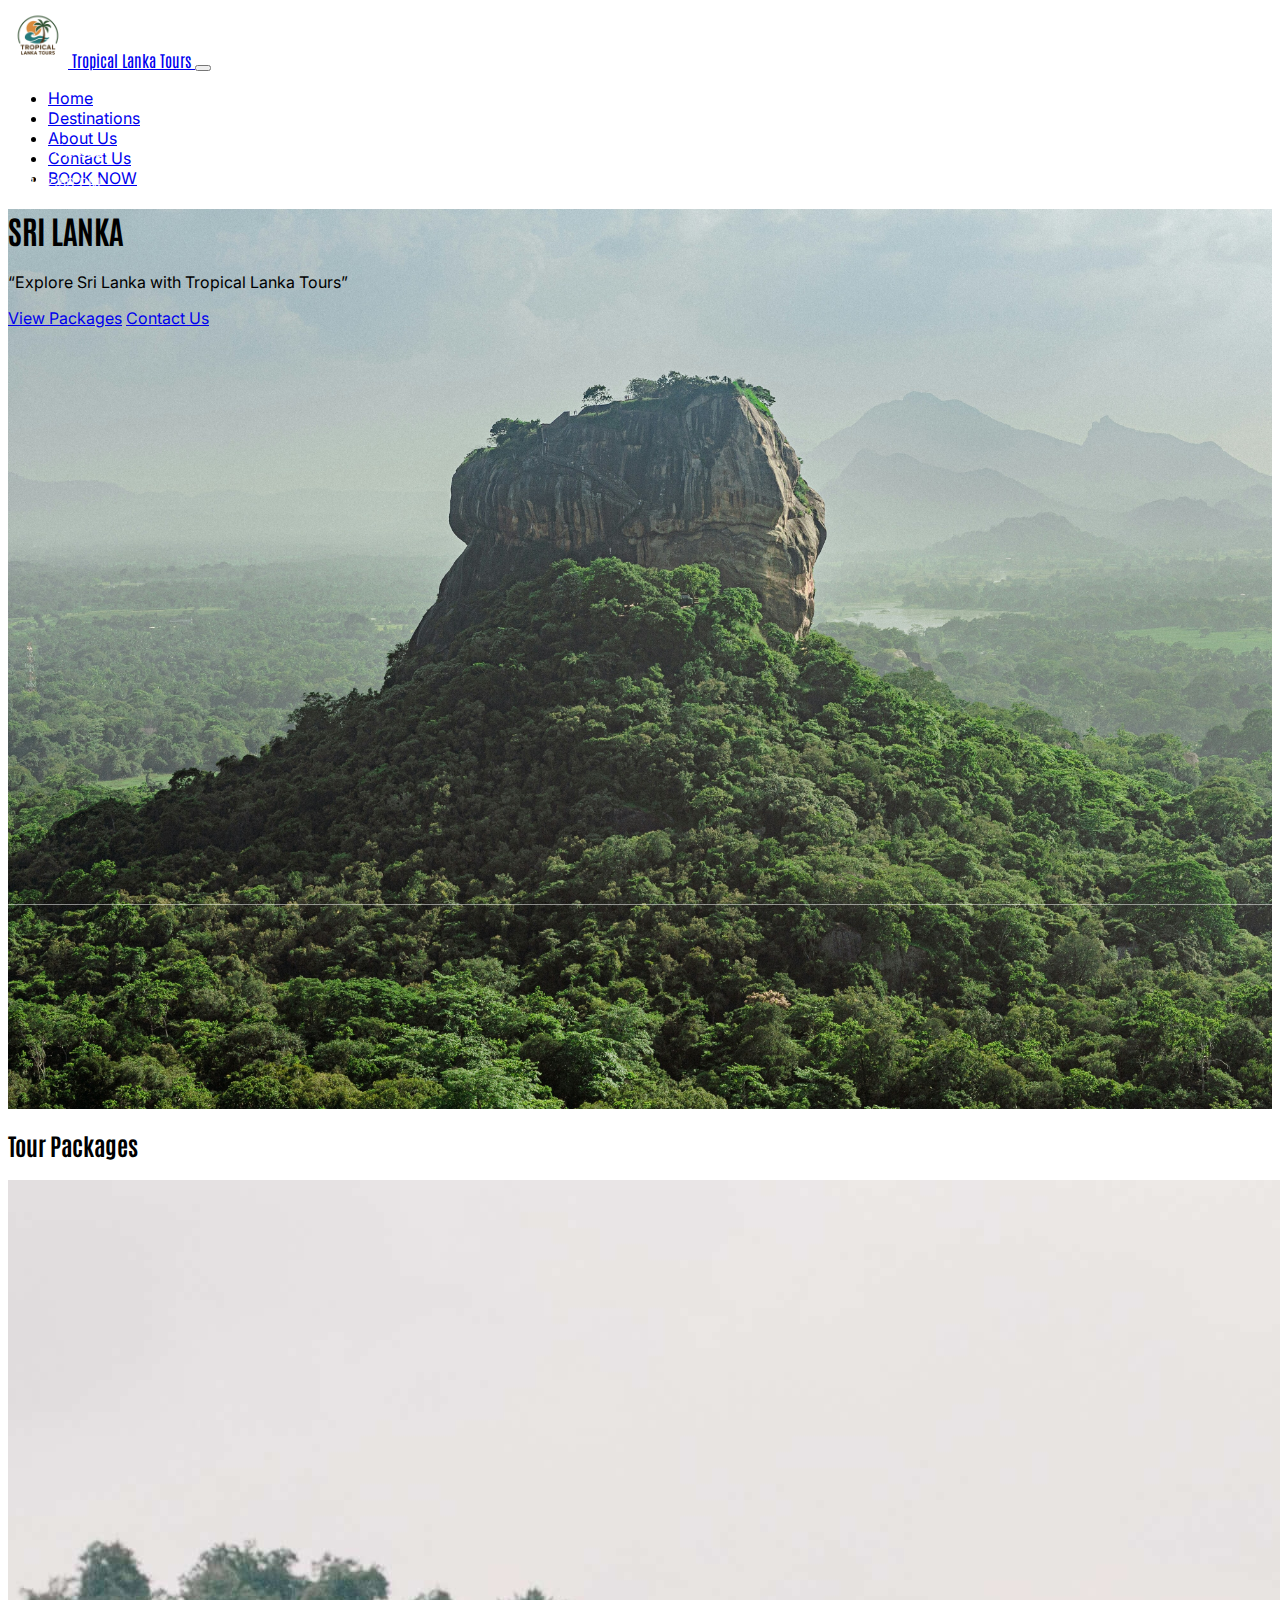
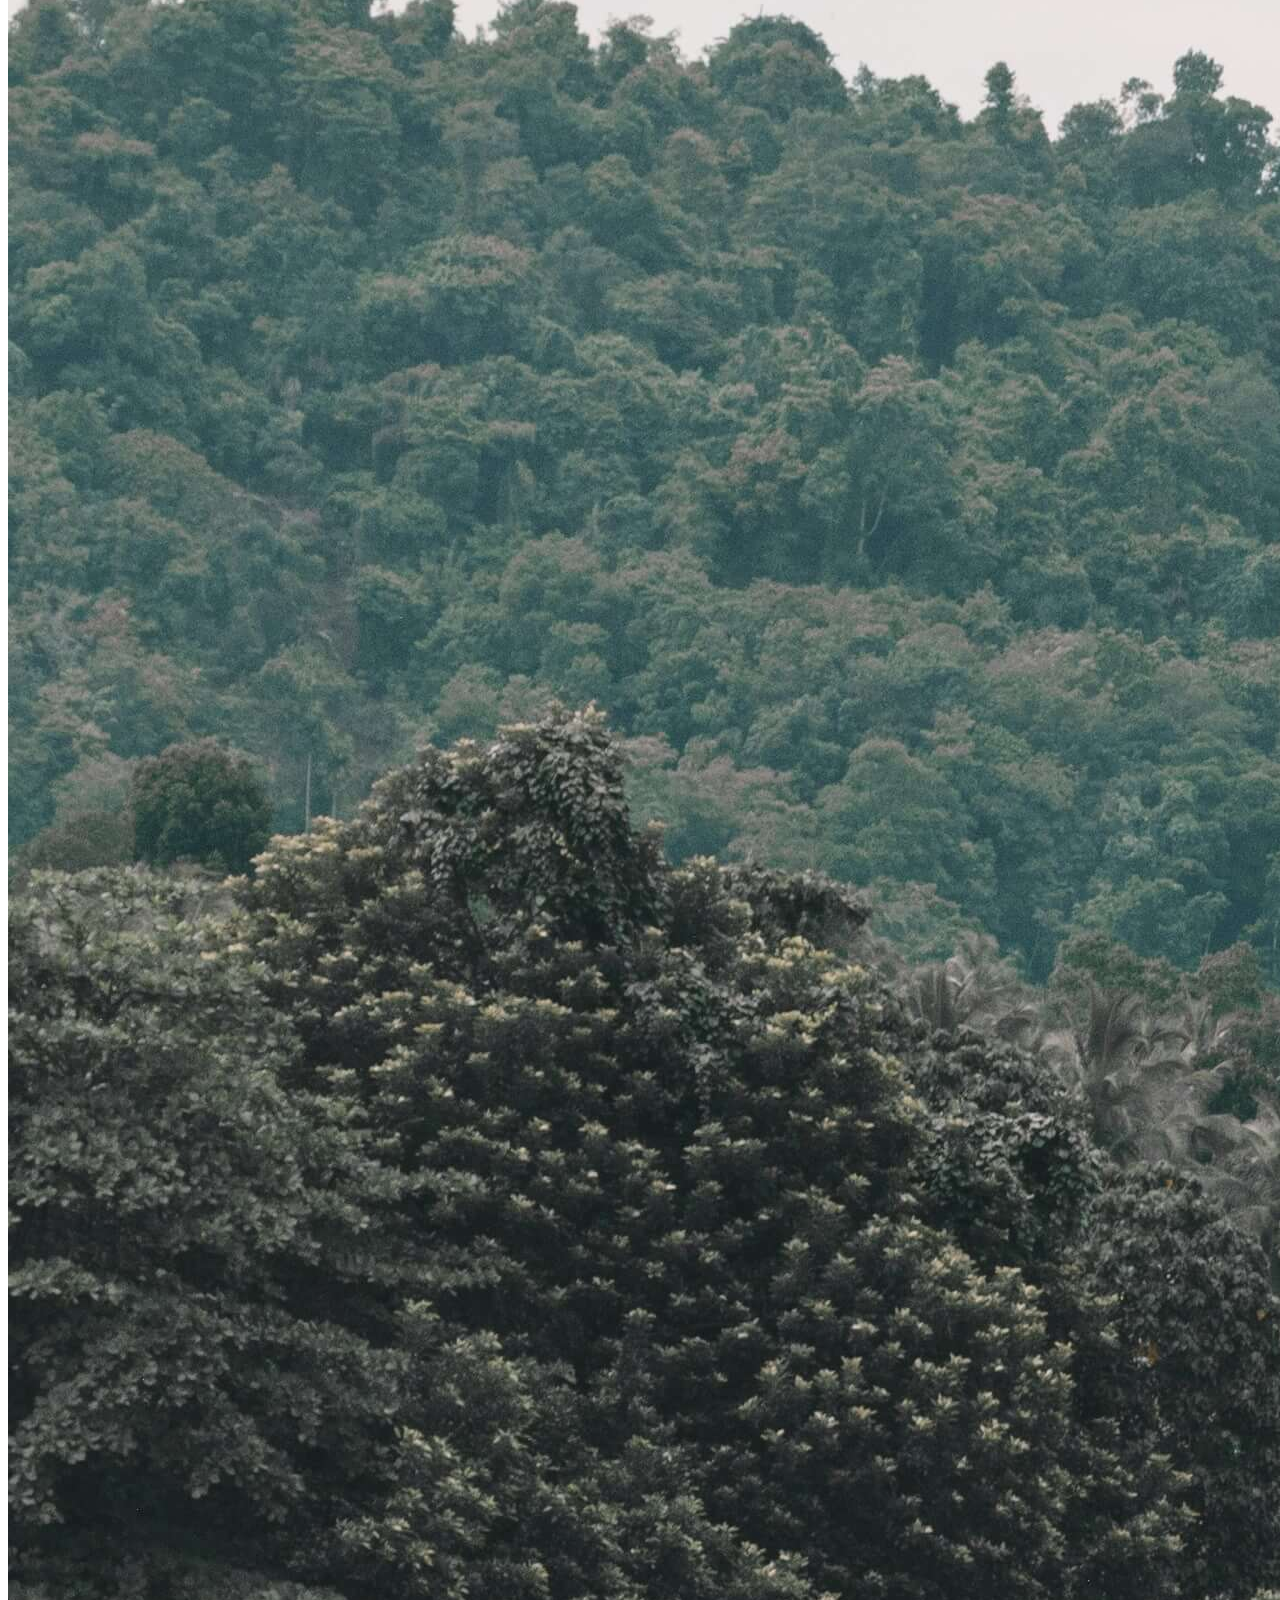
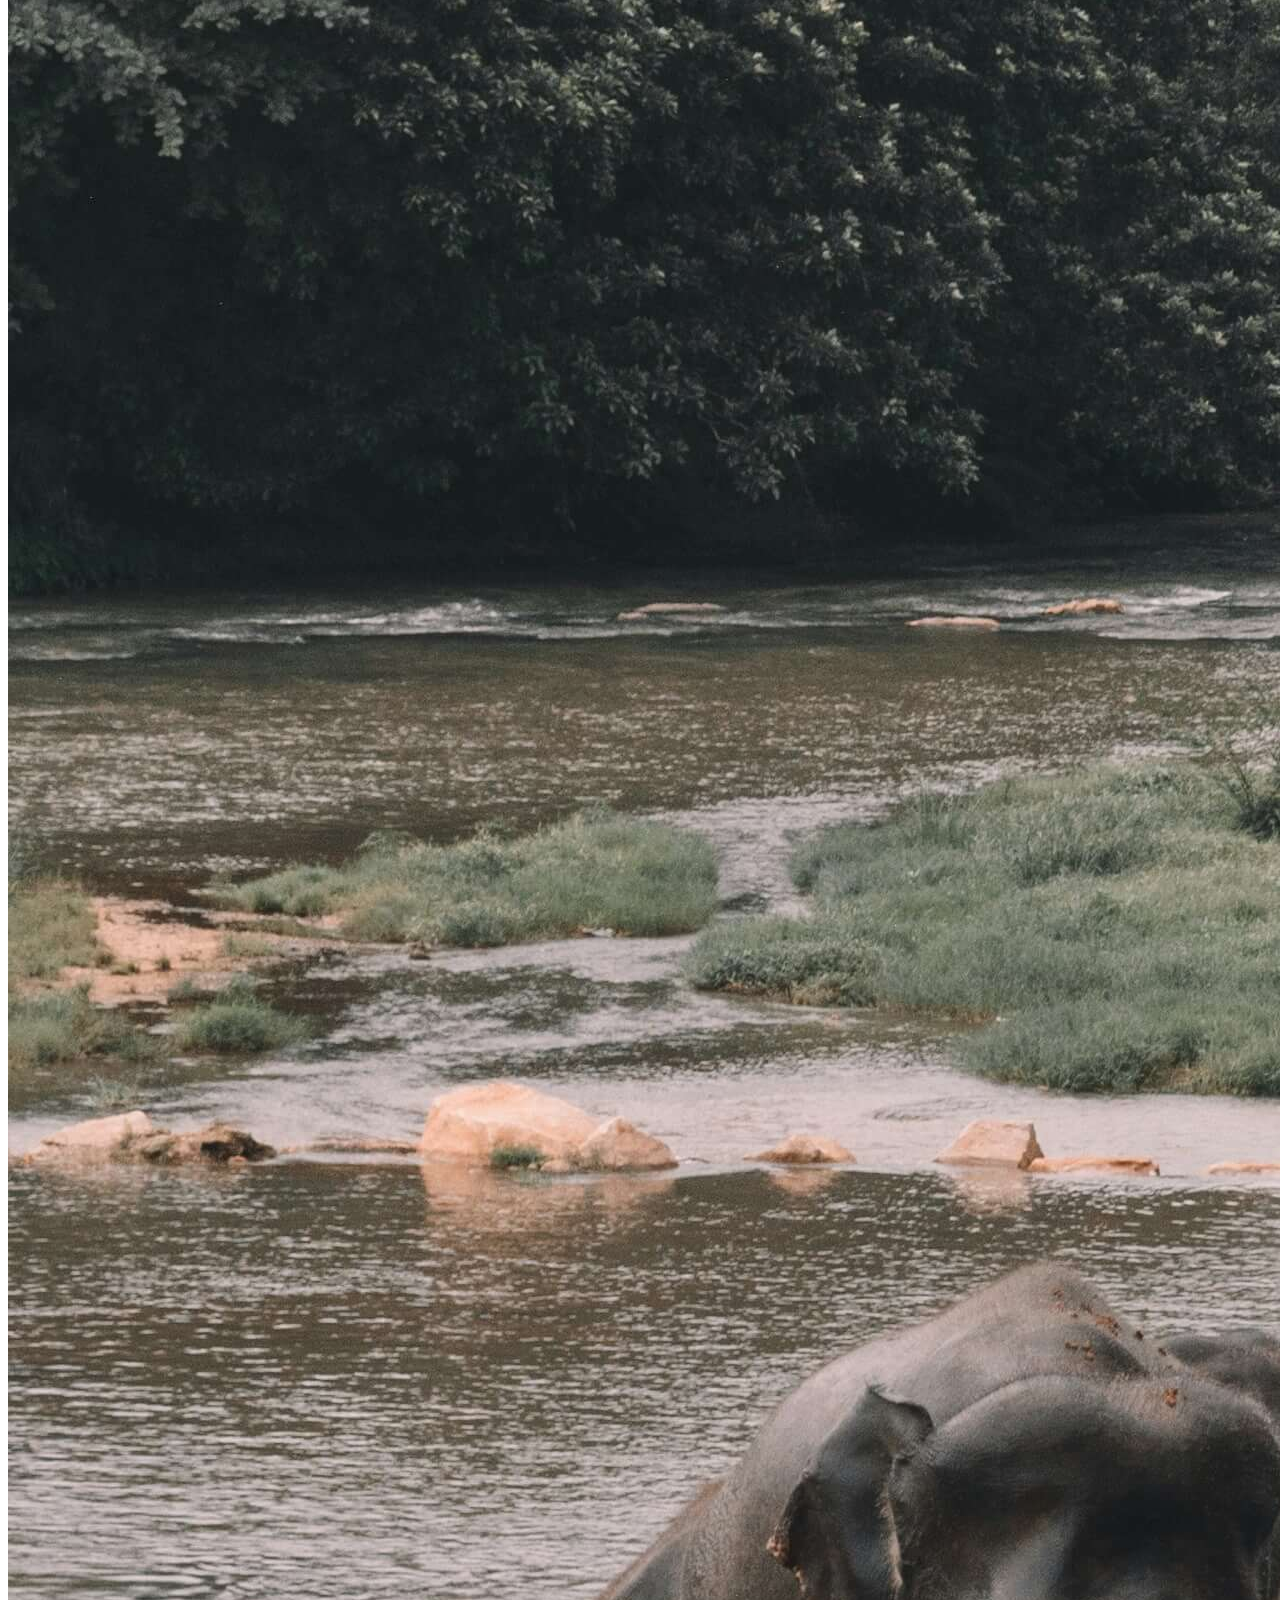
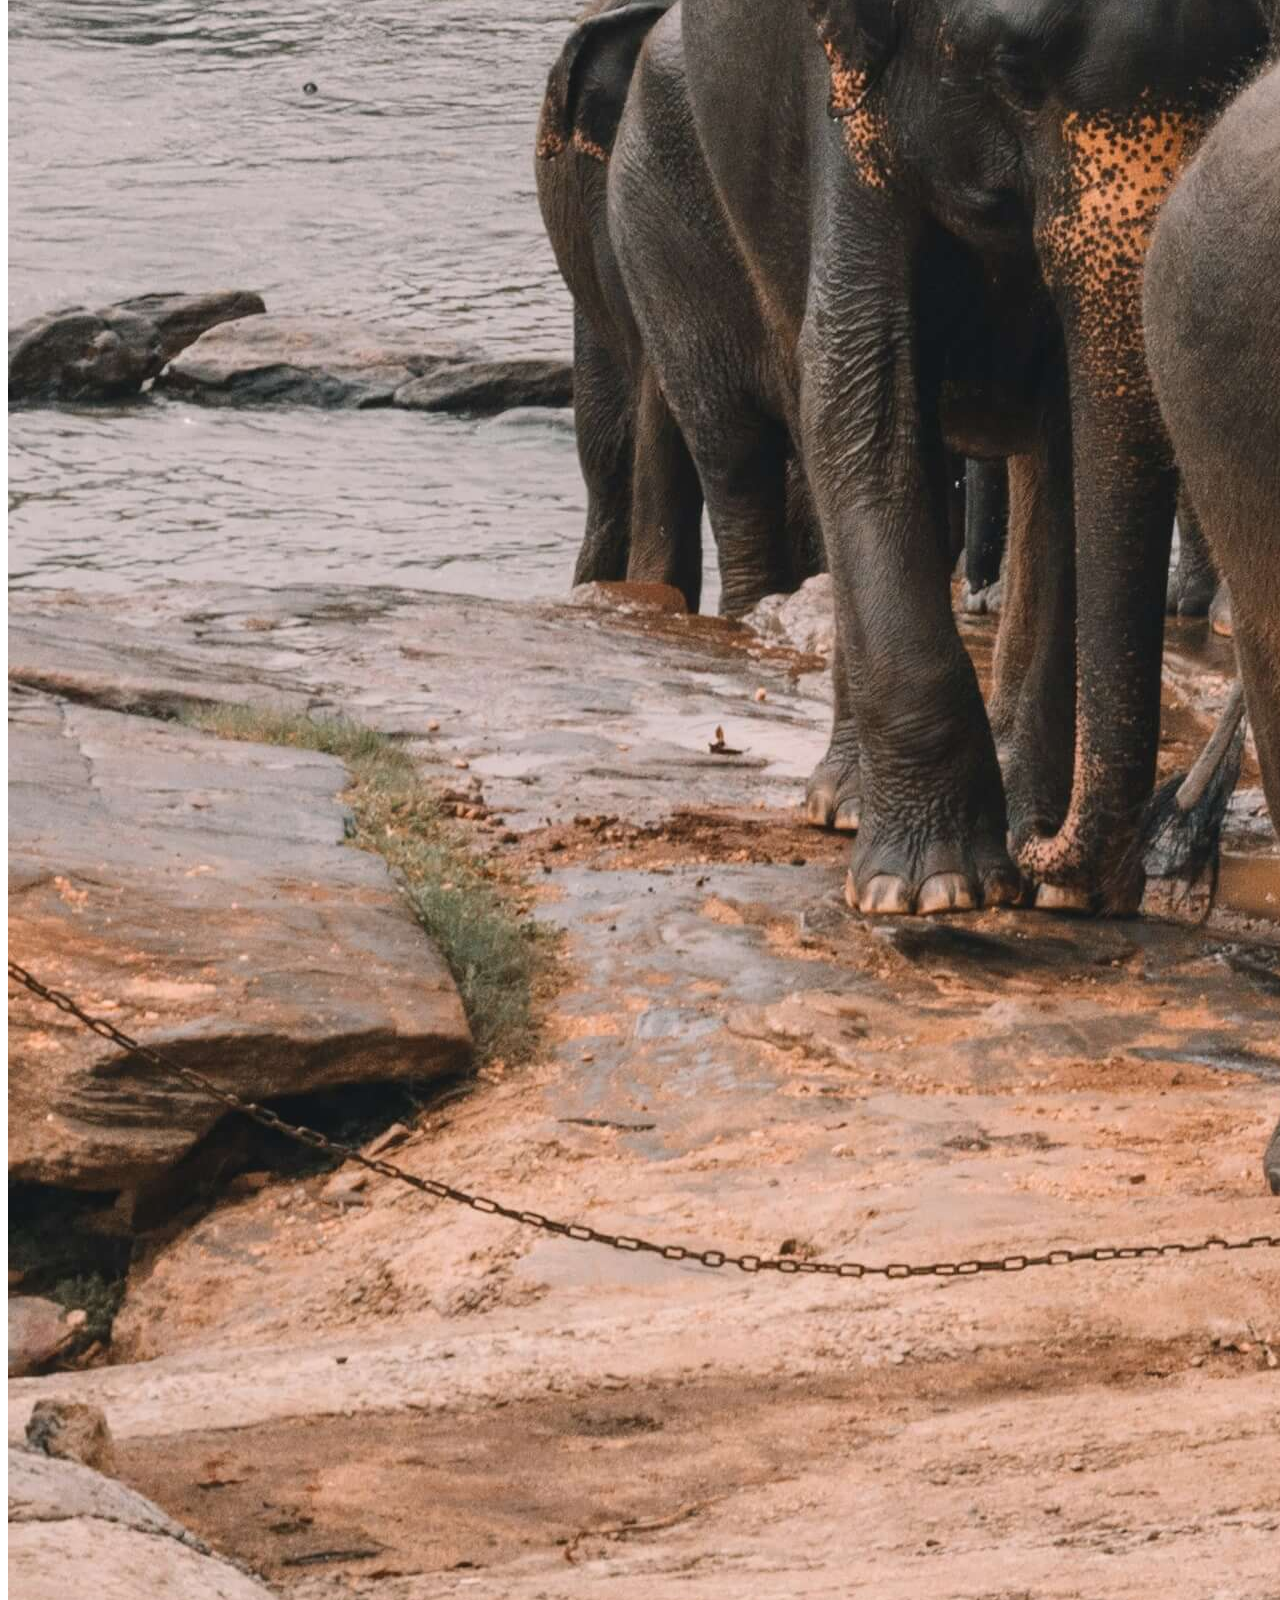
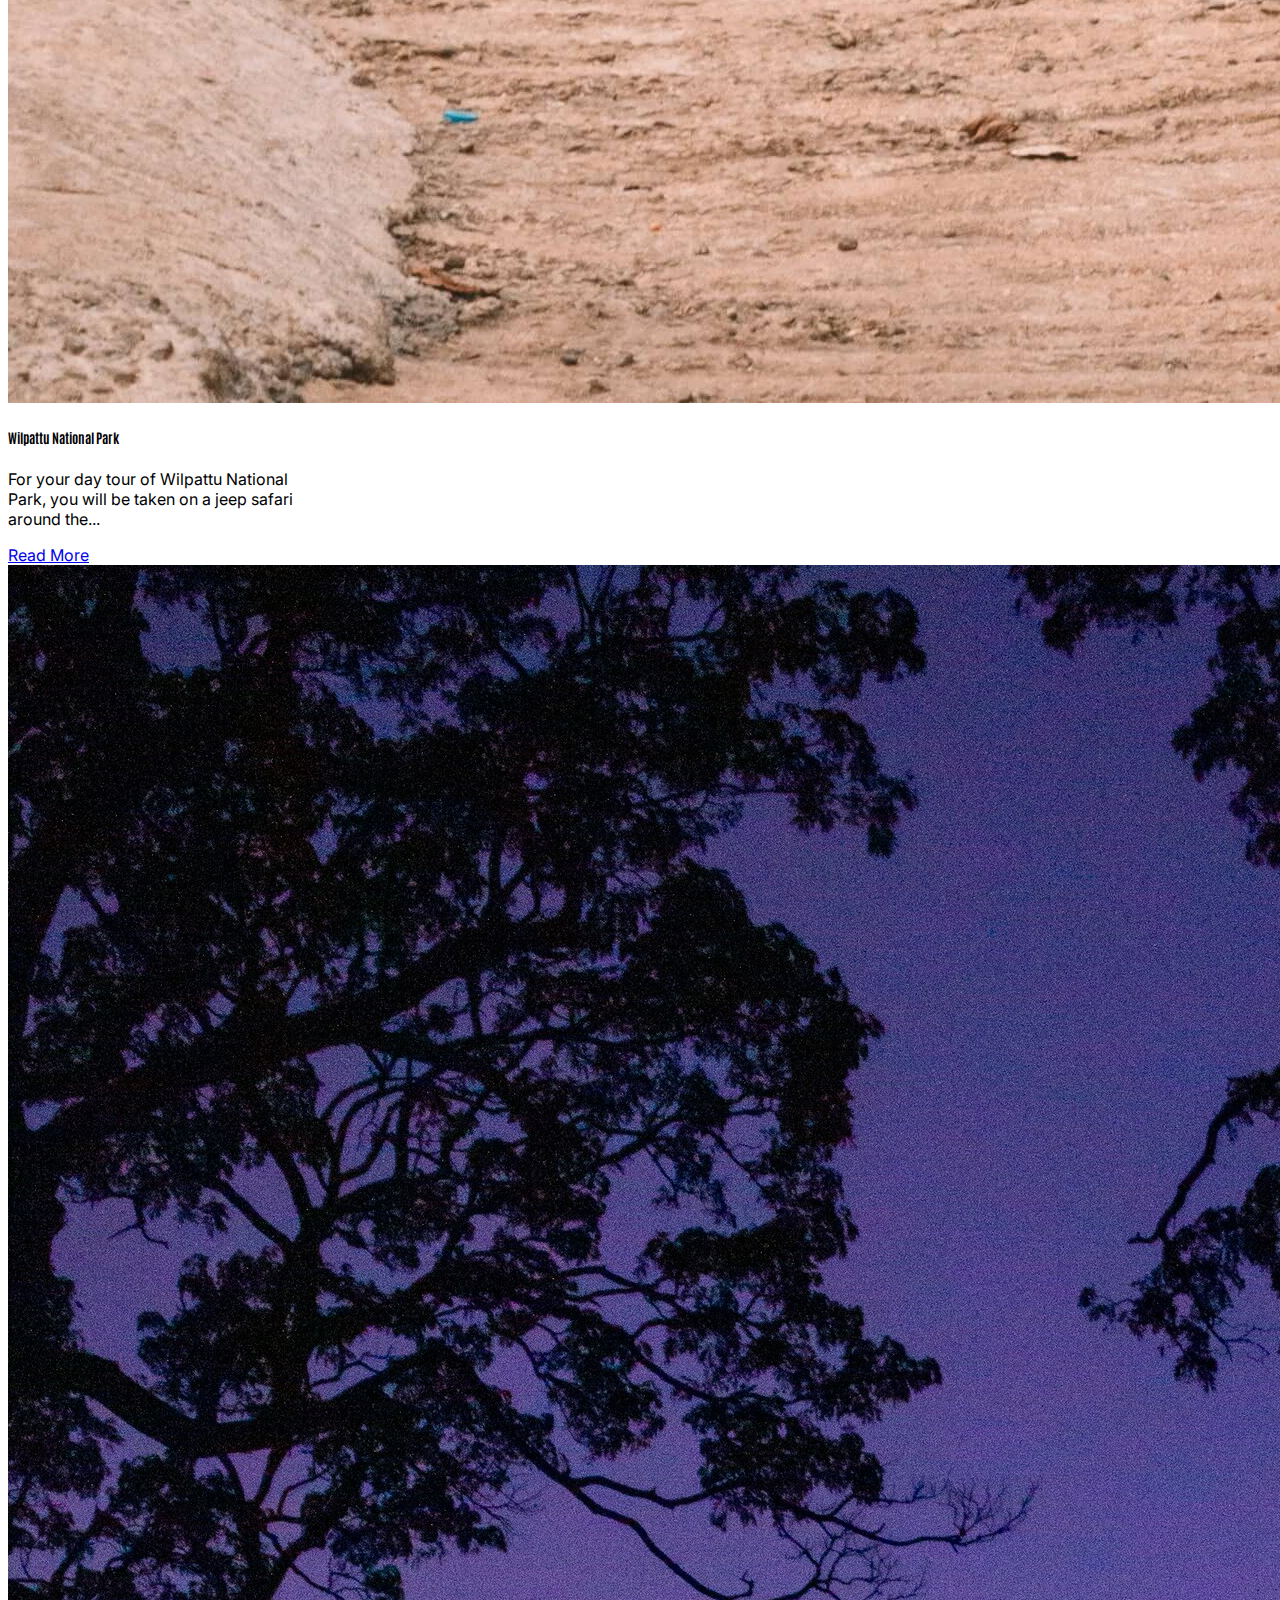
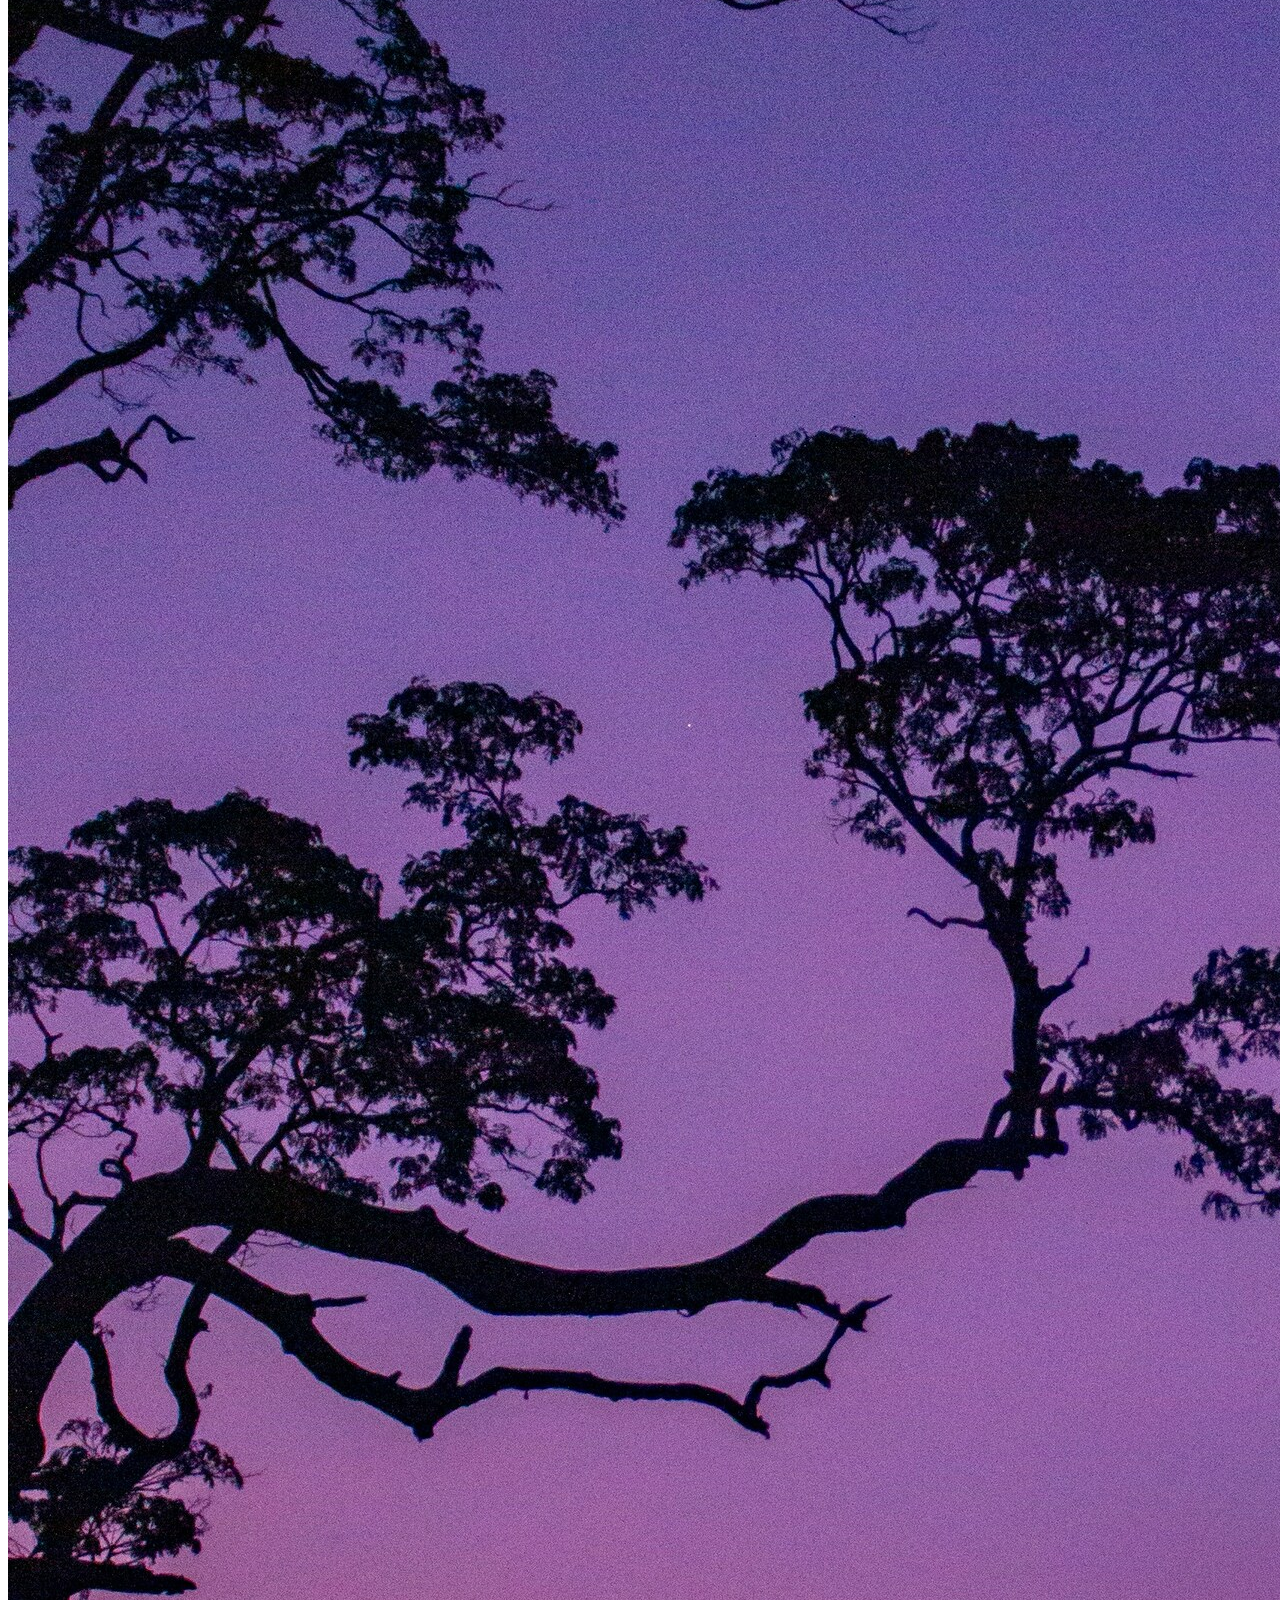
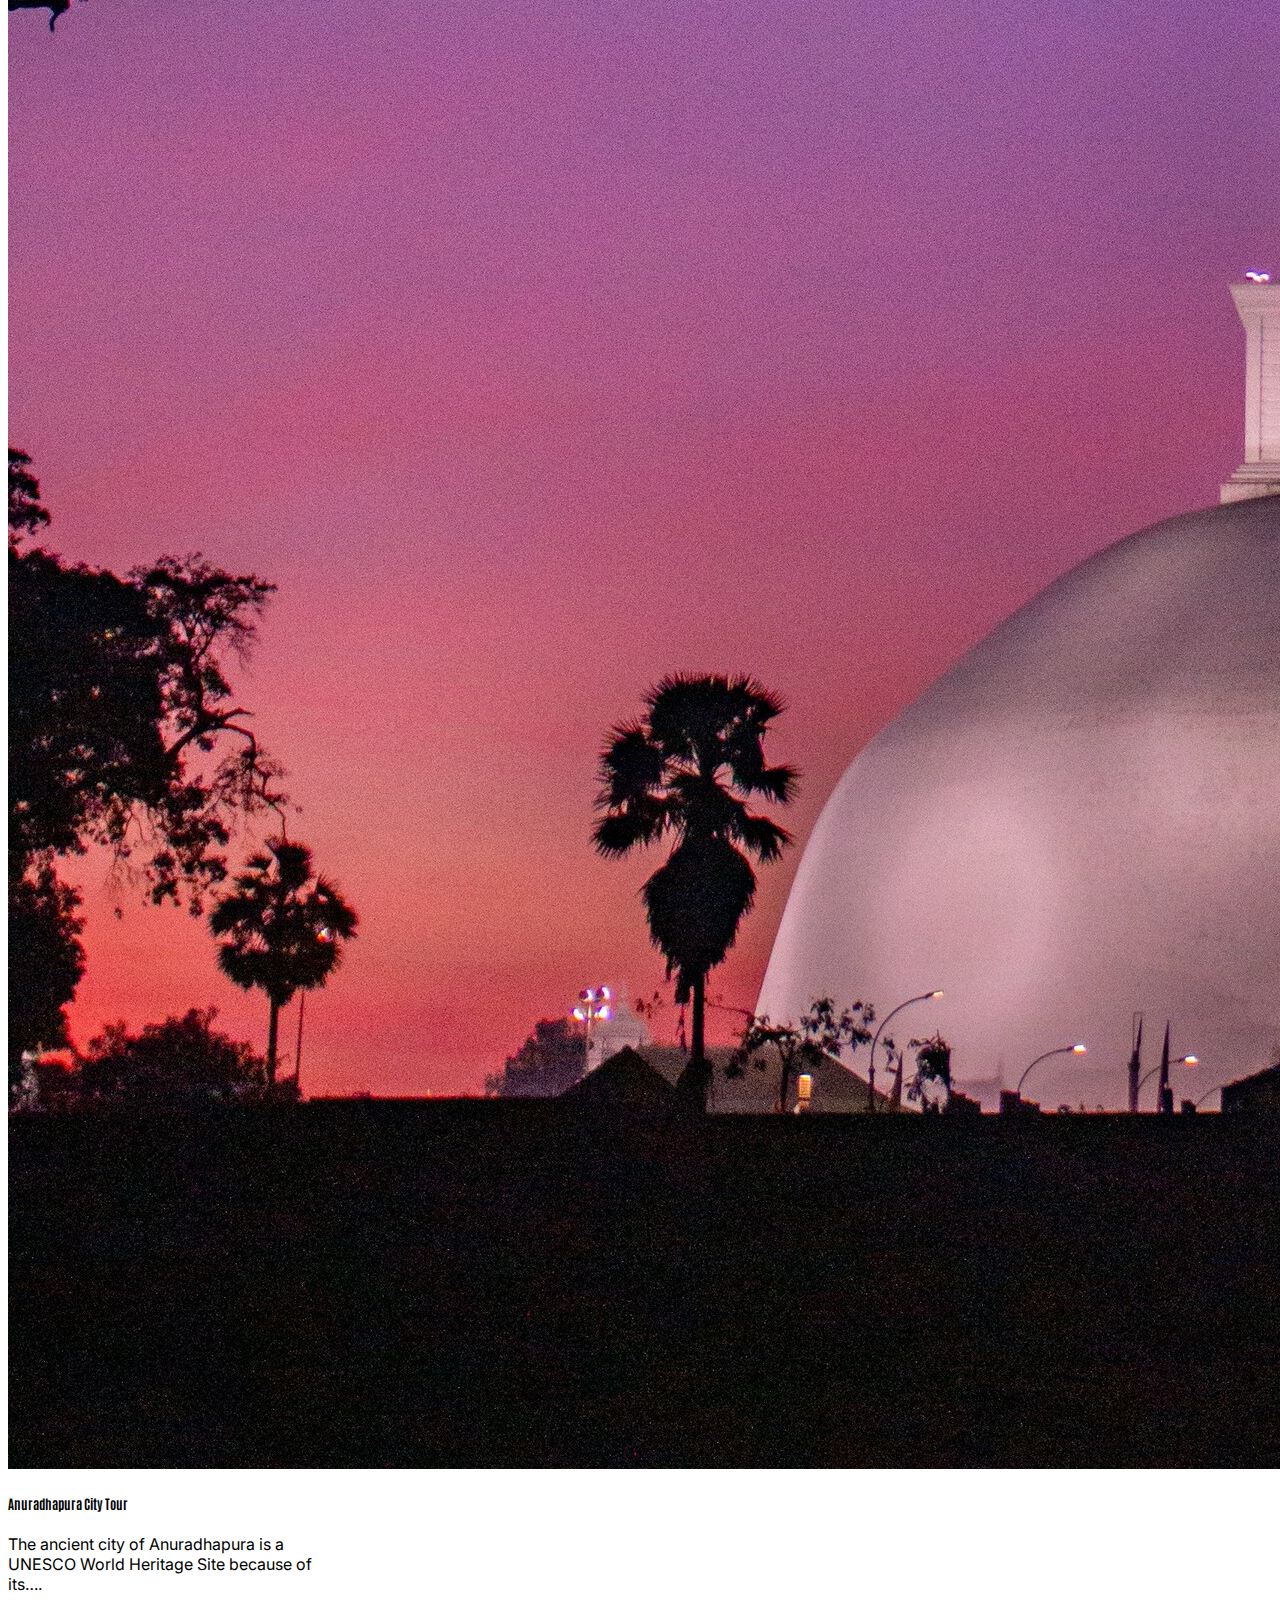
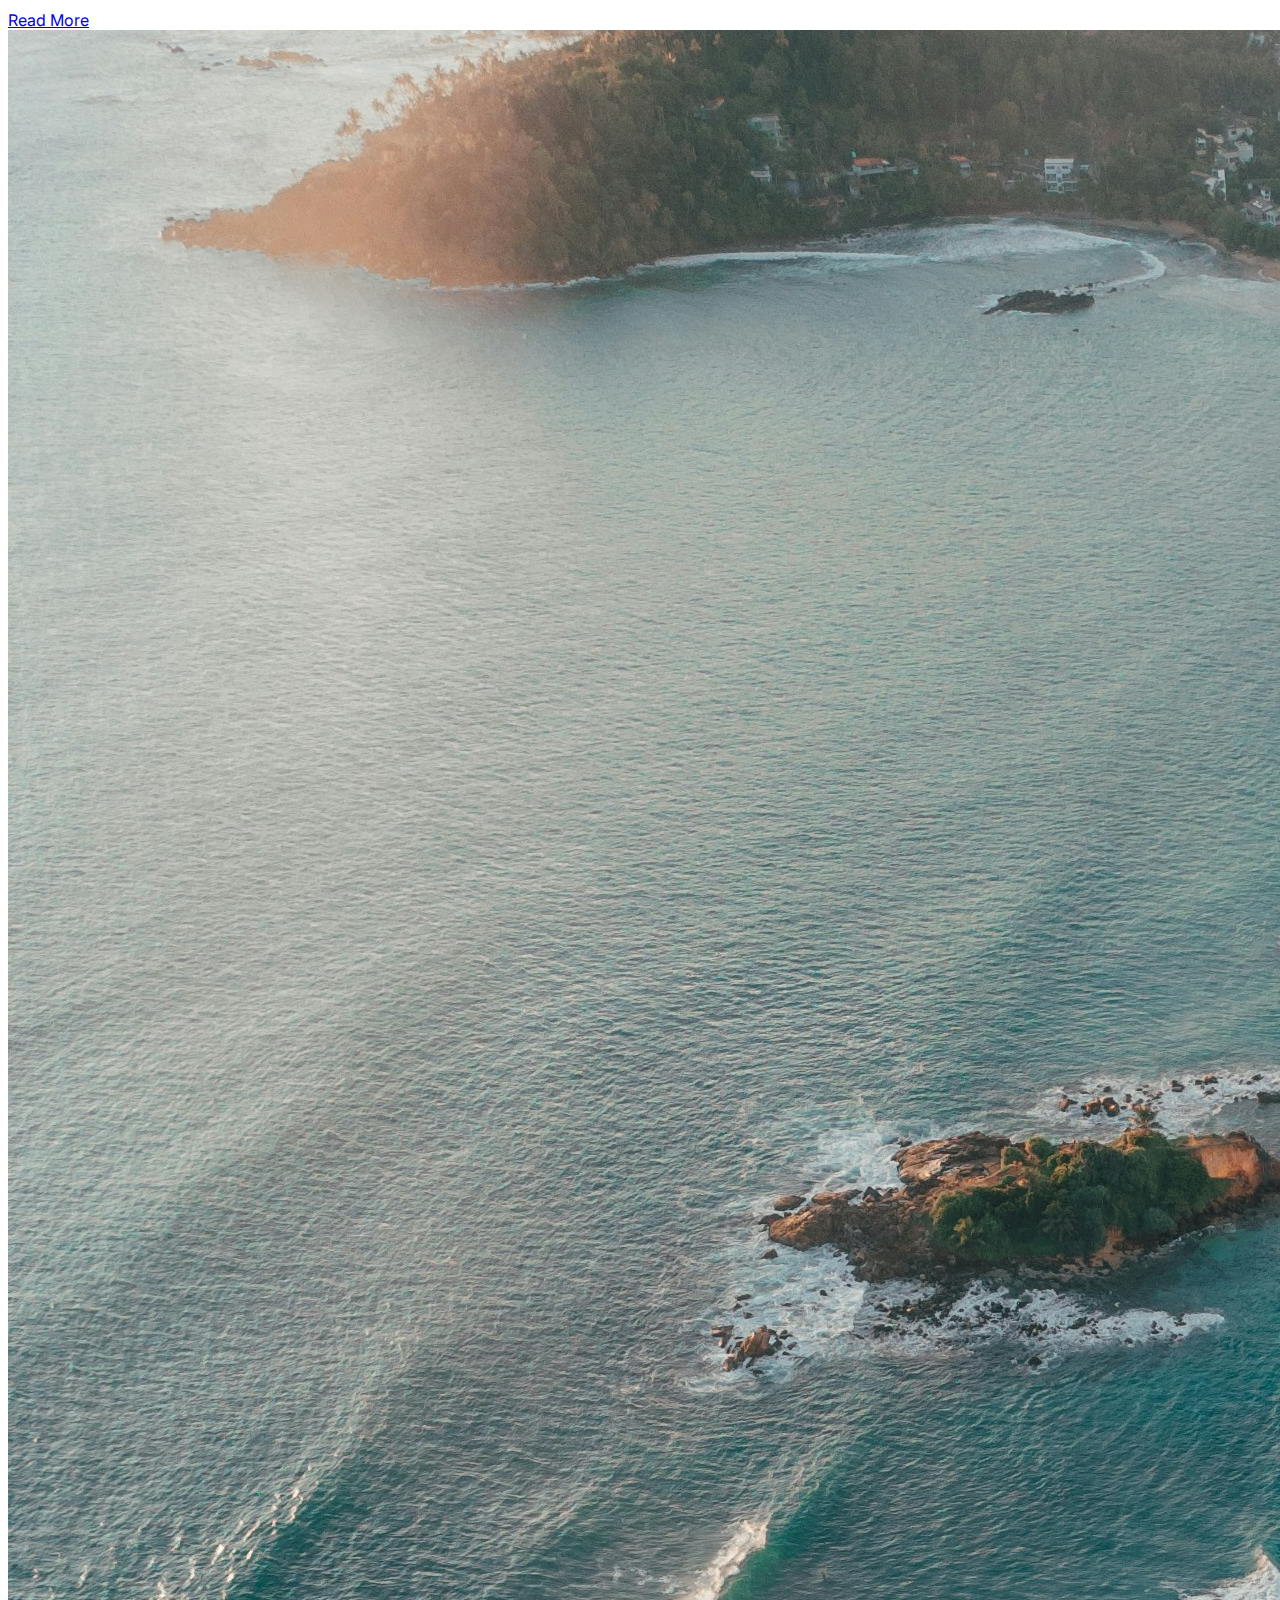
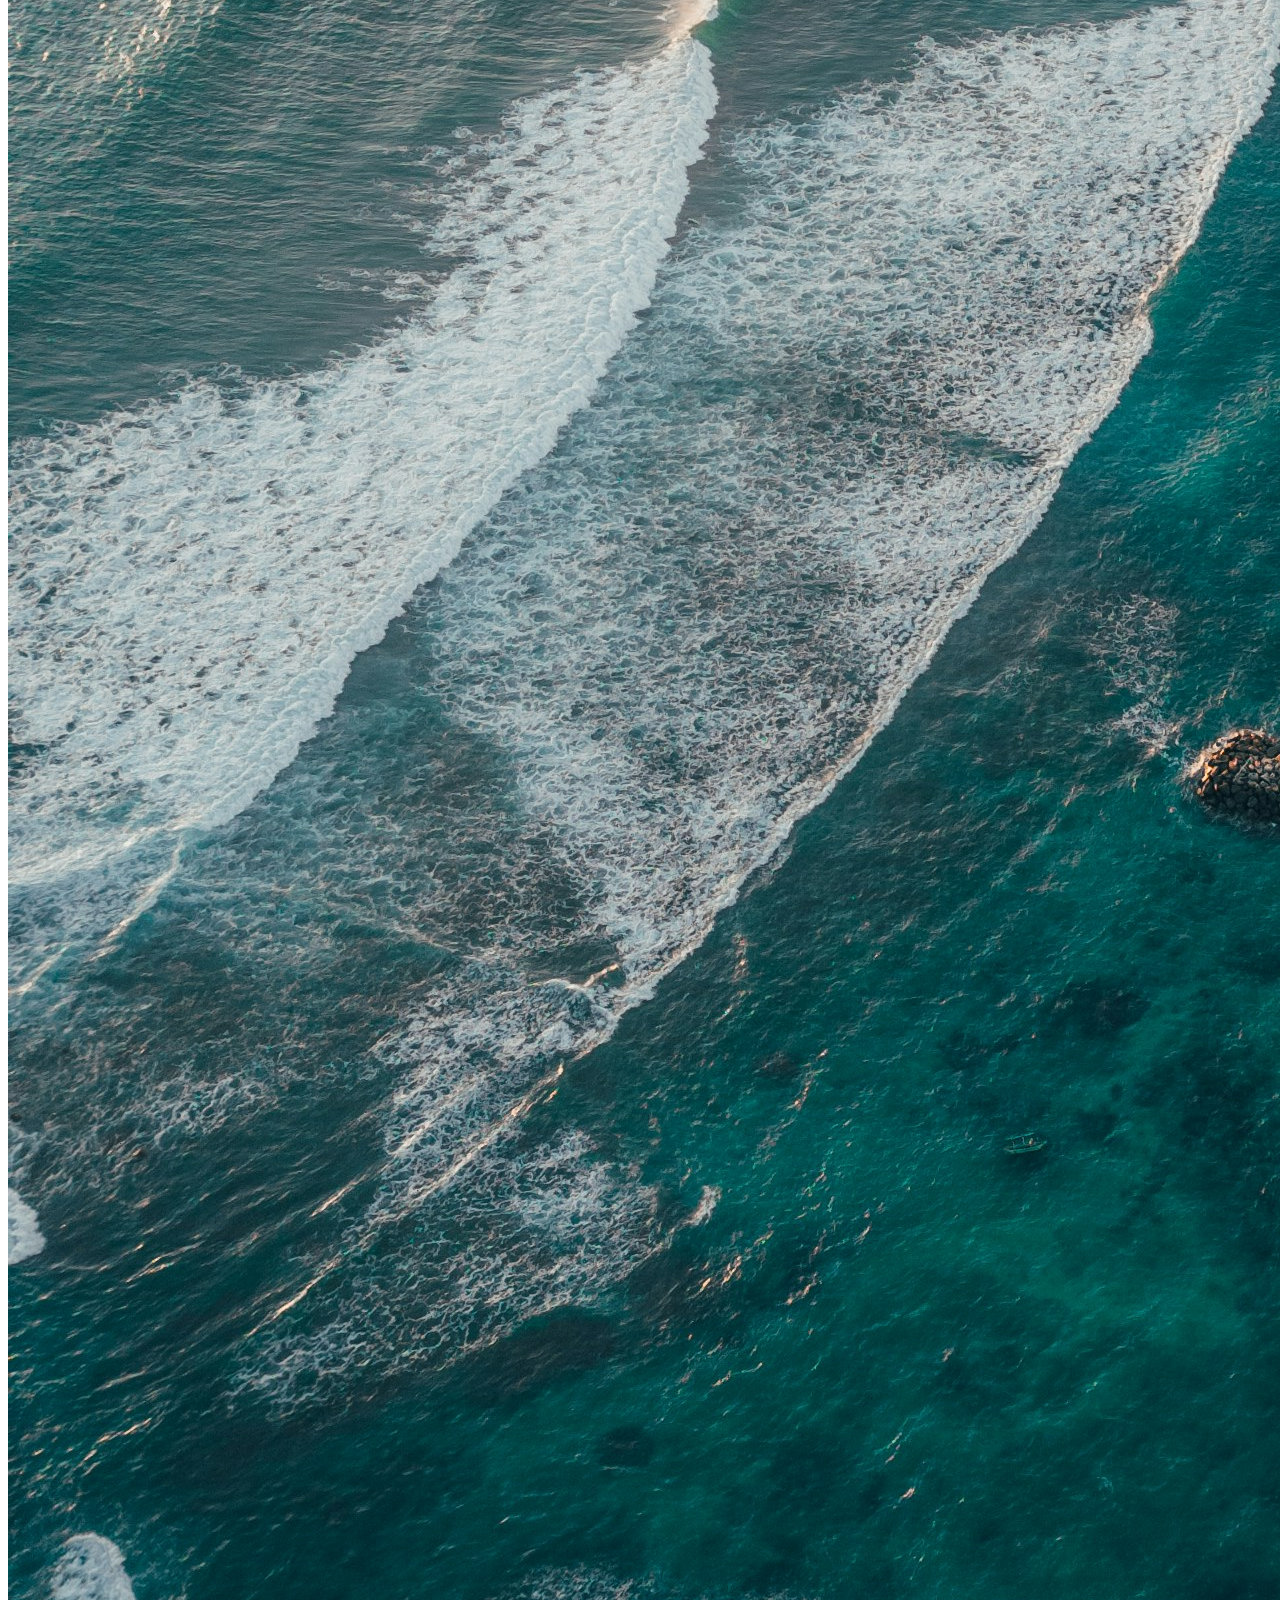
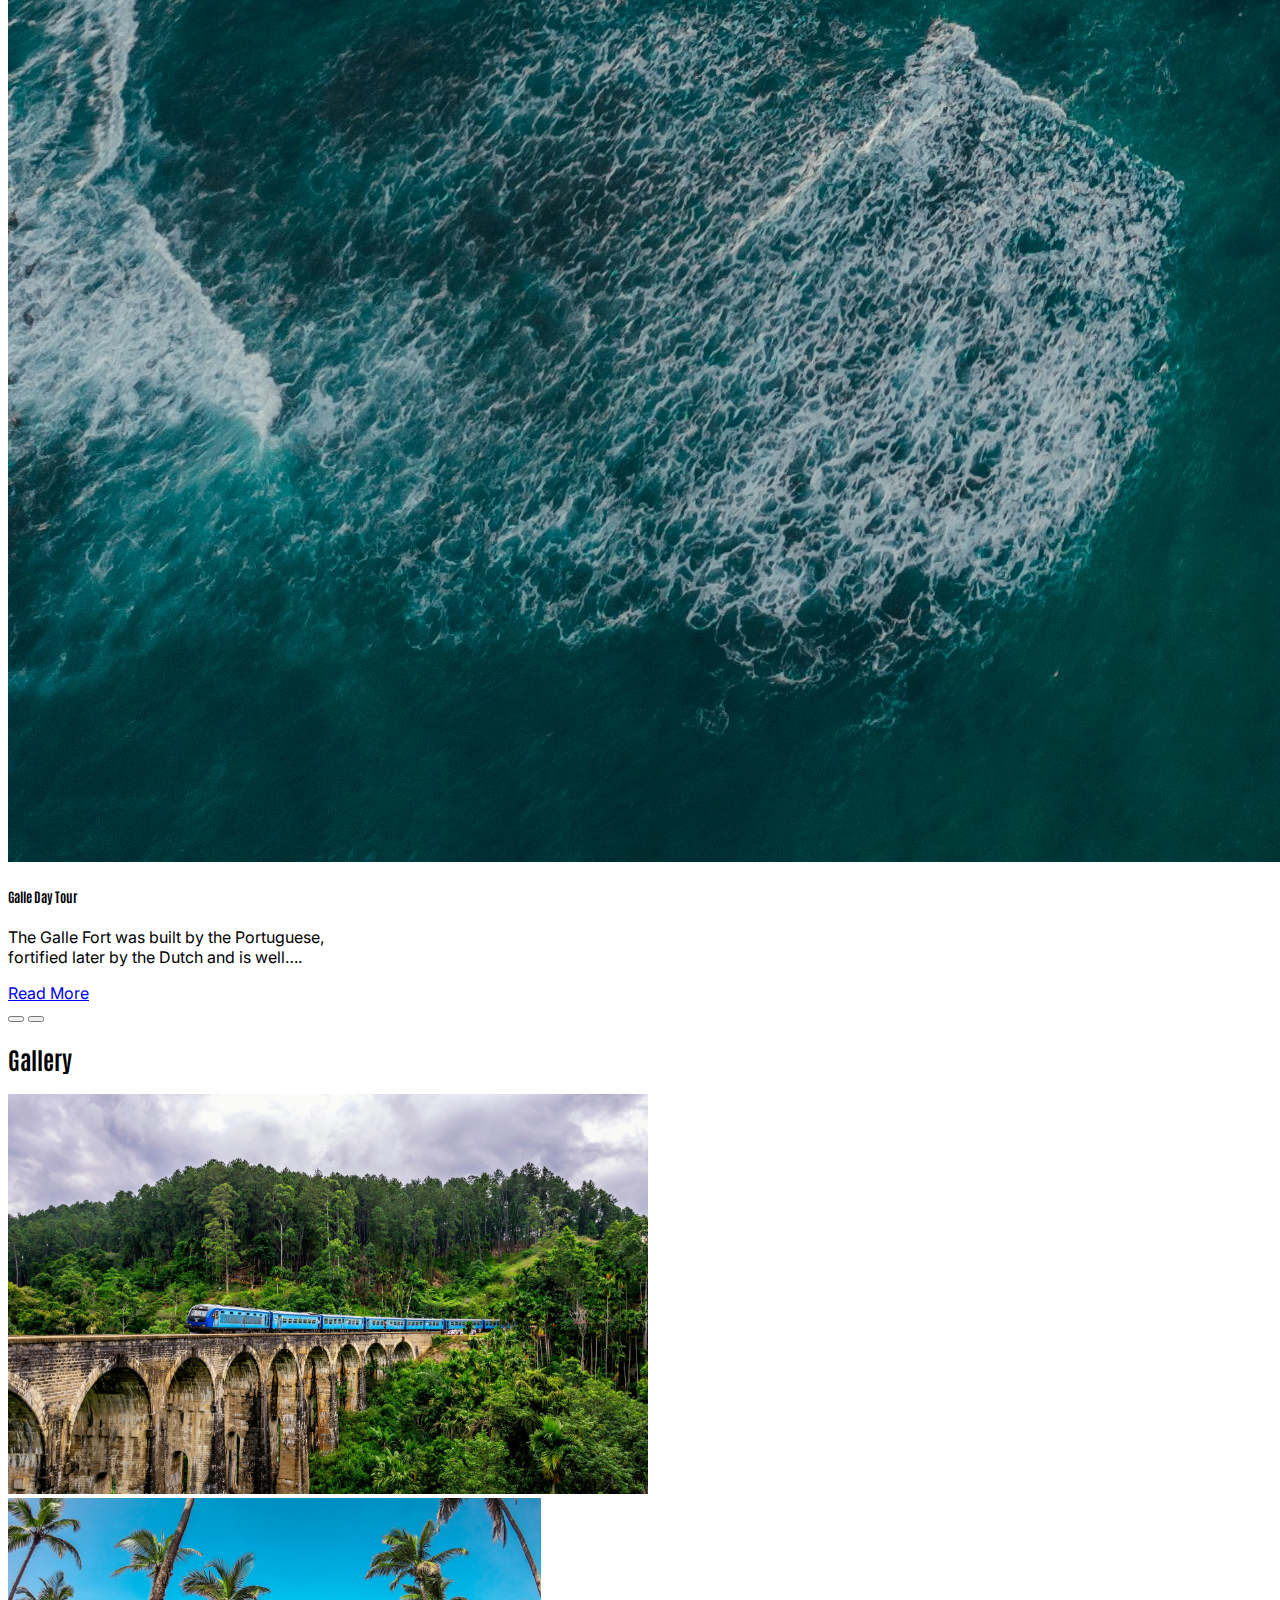
<file: index.html>
<!doctype html>
<html lang="en">

<head>
    <meta charset="utf-8">
    <meta name="viewport" content="width=device-width, initial-scale=1">

    <title>Tropical Lanka Tours</title>

    <link href="https://cdn.jsdelivr.net/npm/bootstrap@5.3.8/dist/css/bootstrap.min.css" rel="stylesheet"
        integrity="sha384-sRIl4kxILFvY47J16cr9ZwB07vP4J8+LH7qKQnuqkuIAvNWLzeN8tE5YBujZqJLB" crossorigin="anonymous">
    <link rel="preconnect" href="https://fonts.googleapis.com">
    <link rel="preconnect" href="https://fonts.gstatic.com" crossorigin>

    <link
        href="https://fonts.googleapis.com/css2?family=Antonio:wght@400;600;700&family=Inter:wght@300;400;500;600;700&display=swap"
        rel="stylesheet">
    <link href="https://cdn.jsdelivr.net/npm/bootstrap-icons@1.11.1/font/bootstrap-icons.css" rel="stylesheet">

    <link rel="stylesheet" href="style.css">

</head>

<body>
    <!--Navbar section-->

    <nav class="navbar navbar-expand-lg navbar-light bg-transparent position-absolute w-100">
        <div class="container">
            <a class="navbar-brand text-white fw-bold" href="index.html">
                <img href="index.html" src="./Images/Tropical Lanka Tours Logo.png" width="60" alt="logo">
                Tropical Lanka Tours
            </a>

            <button class="navbar-toggler text-white" type="button" data-bs-toggle="collapse"
                data-bs-target="#navbarNav">
                <span class="navbar-toggler-icon"></span>
            </button>

            <div class="collapse navbar-collapse justify-content-end" id="navbarNav">
                <ul class="navbar-nav">
                    <li class="nav-item"><a class="nav-link text-white" href="index.html">Home</a></li>
                    <li class="nav-item"><a class="nav-link text-white" href="destination.html">Destinations</a></li>
                    <li class="nav-item"><a class="nav-link text-white" href="About us.html">About Us</a></li>
                    <li class="nav-item"><a class="nav-link text-white" href="Contact us.html">Contact Us</a></li>
                    <li class="nav-item ms-2">
                        <a class="btn btn-outline-light px-4" href="Contact us.html">BOOK NOW</a>
                    </li>
                </ul>
            </div>
            <div class="nav-underline"></div>
        </div>
    </nav>

    <!-- HERO SECTION -->
    <section class="hero d-flex align-items-center text-center text-white">
        <div class="hero-date-time">
            <p id="currentDate"></p>
            <p id="currentTime"></p>
        </div>
        <div class="container">
            <h1 class="display-3 fw-bold">SRI LANKA</h1>
            <p class="lead">“Explore Sri Lanka with Tropical Lanka Tours”</p>

            <div class="mt-4">
                <a href="destination.html" class="btn btn-primary px-4 me-2">View Packages</a>
                <a href="Contact us.html" class="btn btn-danger px-4">Contact Us</a>
            </div>
        </div>
    </section>

    <!--Content section-->
    <div class="container">
        <section class="py-5 text-center">
            <h2 class="fw-bold mb-4">Tour Packages</h2>

            <div id="tourCarousel" class="carousel slide" data-bs-ride="carousel">
                <div class="carousel-inner">

                    <div class="carousel-item active">
                        <div class="d-flex justify-content-center gap-3">

                            <!-- Card 1 -->
                            <div class="card shadow-lg" style="width: 20rem;">
                                <img src="./Images/alex-azabache-hZhhVLLKJQ4-unsplash.jpg" class="card-img-top"
                                    alt="Wilpattu National park">
                                <div class="card-body">
                                    <h5 class="card-title fw-bold">Wilpattu National Park</h5>
                                    <p class="card-text">For your day tour of Wilpattu National Park,
                                        you will be taken on a jeep safari around the...</p>
                                    <a href="destination.html" class="btn btn-primary">Read More</a>
                                </div>
                            </div>

                            <!-- Card 2 -->
                            <div class="card shadow-lg" style="width: 20rem;">
                                <img src="./Images/chathura-anuradha-subasinghe-WsNp3rxrK-M-unsplash.jpg"
                                    class="card-img-top" alt="Anuradhapura">
                                <div class="card-body">
                                    <h5 class="card-title fw-bold">Anuradhapura City Tour</h5>
                                    <p class="card-text">The ancient city of Anuradhapura is a
                                        UNESCO World Heritage Site because of its….</p>
                                    <a href="destination.html" class="btn btn-primary">Read More</a>
                                </div>
                            </div>

                            <!-- Card 3 -->
                            <div class="card shadow-lg" style="width: 20rem;">
                                <img src="./Images/sarmat-batagov-SbCPi7DabV4-unsplash.jpg" class="card-img-top"
                                    alt="Galle">
                                <div class="card-body">
                                    <h5 class="card-title fw-bold">Galle Day Tour</h5>
                                    <p class="card-text">The Galle Fort was built by the Portuguese,
                                        fortified later by the Dutch and is well….</p>
                                    <a href="destination.html" class="btn btn-primary">Read More</a>
                                </div>
                            </div>

                        </div>
                    </div>

                </div>
                <!--Carousel Arrows-->
                <button class="carousel-control-prev" type="button" data-bs-target="#tourCarousel" data-bs-slide="prev">
                    <span class="carousel-control-prev-icon"></span>
                </button>

                <button class="carousel-control-next" type="button" data-bs-target="#tourCarousel" data-bs-slide="next">
                    <span class="carousel-control-next-icon"></span>
                </button>
            </div>


    </div>
    </section>

    <!--Gallery Section-->

    <section class="py-5 text-center">
        <h2 class="fw-bold mb-4">Gallery</h2>

        <div id="galleryCarousel" class="carousel slide" data-bs-ride="carousel">
            <div class="carousel-inner">

                <div class="carousel-item active">
                    <img src="./Images/hendrik-cornelissen-jpTT_SAU034-unsplash.jpg" class="d-block w-100"
                        style="height: 400px; object-fit: cover;">
                </div>

                <div class="carousel-item">
                    <img src="./Images/dinuka-lankaloka-iduEaeBB_rQ-unsplash.jpg" class="d-block w-100"
                        style="height: 400px; object-fit: cover;">
                </div>

                <div class="carousel-item">
                    <img src="./Images/udara-karunarathna-PPGM2ZpCrzc-unsplash.jpg" class="d-block w-100"
                        style="height: 400px; object-fit: cover;">
                </div>

            </div>

            <button class="carousel-control-prev" type="button" data-bs-target="#galleryCarousel" data-bs-slide="prev">
                <span class="carousel-control-prev-icon"></span>
            </button>

            <button class="carousel-control-next" type="button" data-bs-target="#galleryCarousel" data-bs-slide="next">
                <span class="carousel-control-next-icon"></span>
            </button>
        </div>
    </section>



    <!--Testimonials-->
    <section class="py-5 text-center">
        <h2 class="fw-bold mb-5">Testimonials</h2>

        <div class="container">
            <div class="row g-4">

                <!-- Box 1 -->
                <div class="col-md-4">
                    <p>"Our Sri Lanka trip was amazing! Professional service."</p>
                    ⭐ ⭐ ⭐ ⭐ ⭐
                    <p class="fw-bold mt-2">— John D.</p>
                </div>

                <!-- Box 2 -->
                <div class="col-md-4">
                    <p>"Great experience! Friendly guide and good planning."</p>
                    ⭐ ⭐ ⭐ ⭐ ⭐
                    <p class="fw-bold mt-2">— Maria S.</p>
                </div>

                <!-- Box 3 -->
                <div class="col-md-4">
                    <p>"We loved it! Worth the money. Highly recommended."</p>
                    ⭐ ⭐ ⭐ ⭐ ⭐
                    <p class="fw-bold mt-2">— Laura Family</p>
                </div>

            </div>
        </div>
    </section>



    <!--News letter section-->
    <section class="bg-dark text-white py-5">
        <div class="container text-center">
            <h5>Receive Travel Inspirations</h5>

            <div class="d-flex justify-content-center mt-3">
                <input type="email" class="form-control w-50 me-2" placeholder="Your email">
                <button class="btn btn-danger">Subscribe</button>
            </div>
        </div>
    </section>



    <!--Footer section-->
    <footer class="py-4 text-center">
        <div class="container">
            <div class="mb-2">
                <i class="bi bi-instagram fs-4 me-3"></i>
                <i class="bi bi-facebook fs-4 me-3"></i>
                <i class="bi bi-youtube fs-4"></i>
            </div>

            <small>© Copyright 2025. Tropical Lanka Tours. All Rights Reserved.</small>
        </div>
    </footer>

    <script>
        function updateDateTime() {
            const now = new Date();

            const date = now.toLocaleDateString("en-US", {
                year: "numeric",
                month: "long",
                day: "numeric"
            });

            const time = now.toLocaleTimeString("en-US", {
                hour: "2-digit",
                minute: "2-digit",
                second: "2-digit"
            });

            document.getElementById("currentDate").textContent = date;
            document.getElementById("currentTime").textContent = time;
        }

        setInterval(updateDateTime, 1000);
        updateDateTime();
    </script>




    <script src="https://cdn.jsdelivr.net/npm/bootstrap@5.3.8/dist/js/bootstrap.bundle.min.js"
        integrity="sha384-FKyoEForCGlyvwx9Hj09JcYn3nv7wiPVlz7YYwJrWVcXK/BmnVDxM+D2scQbITxI"
        crossorigin="anonymous"></script>
</body>

</html>
</file>
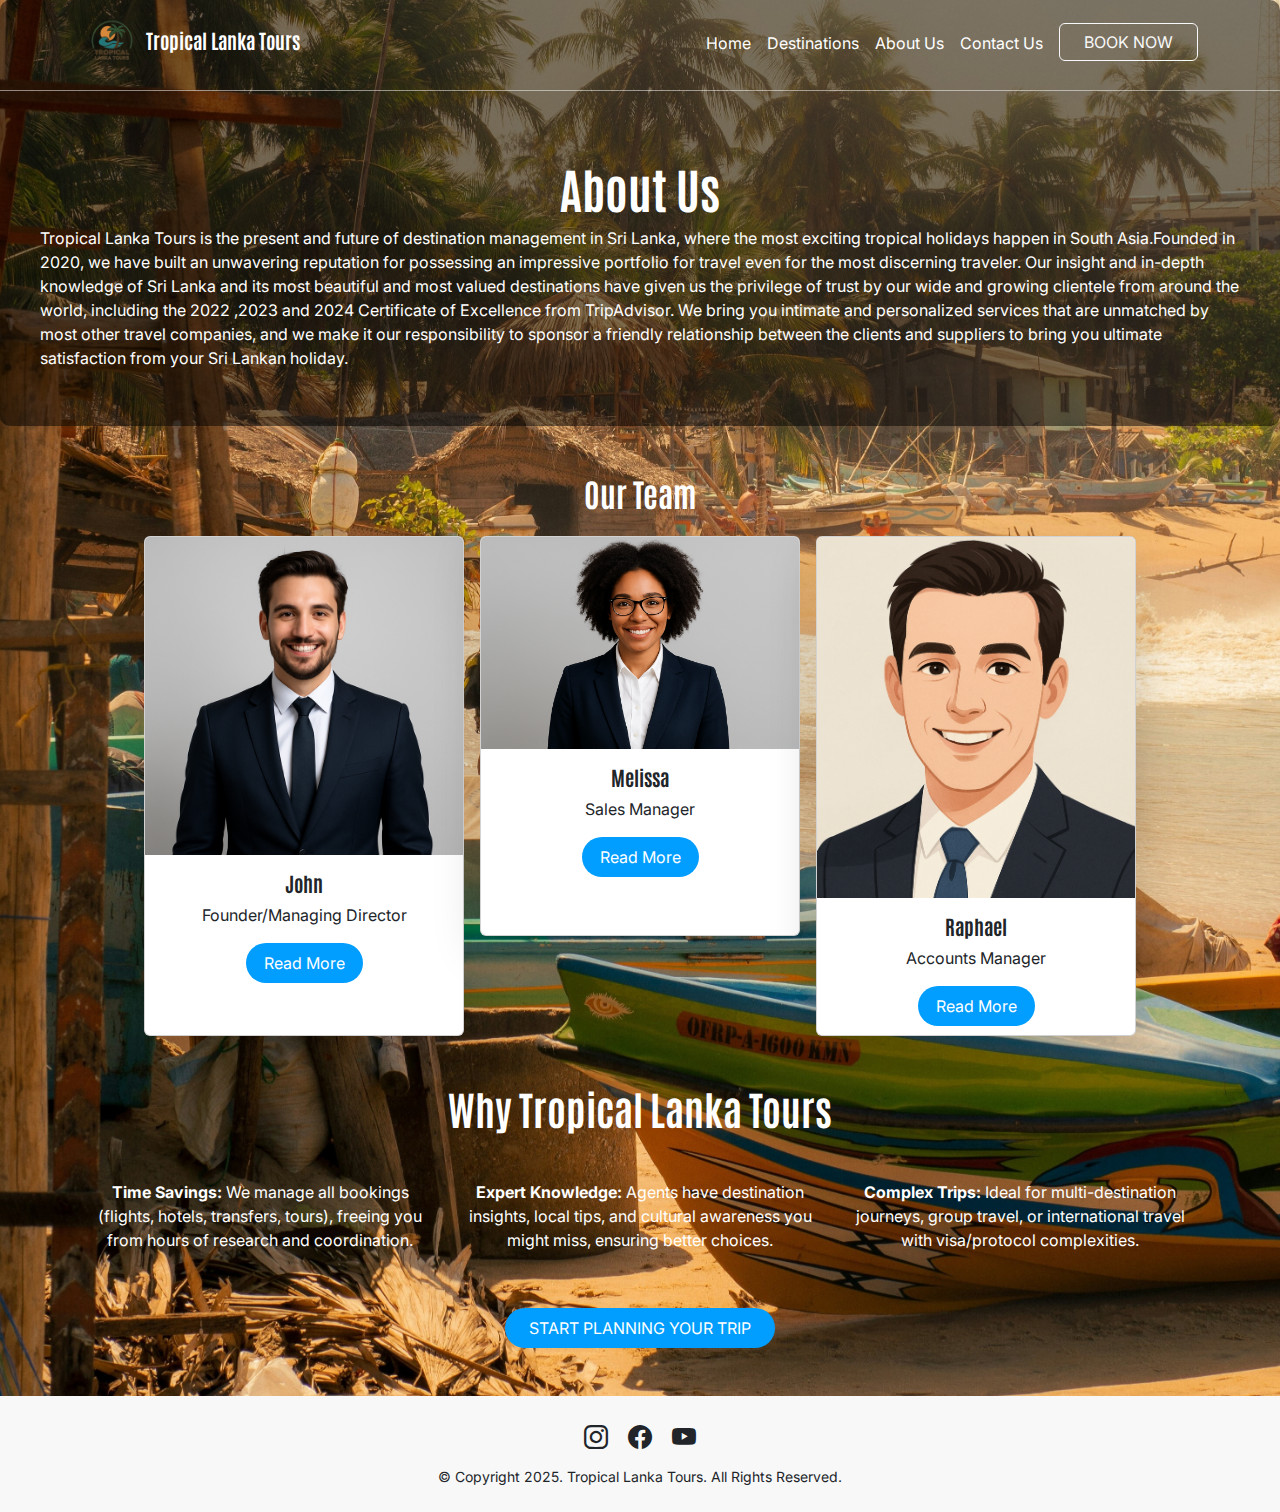
<file: About us.html>
<!DOCTYPE html>
<html lang="en">

<head>
    <meta charset="UTF-8">
    <meta name="viewport" content="width=device-width, initial-scale=1.0">
    <title>About us - Tropical Lanka Tours</title>

    <link href="https://cdn.jsdelivr.net/npm/bootstrap@5.3.0/dist/css/bootstrap.min.css" rel="stylesheet">

    <link
        href="https://fonts.googleapis.com/css2?family=Inter:wght@300;400;500;600&family=Antonio:wght@400;700&display=swap"
        rel="stylesheet">

    <link href="https://cdn.jsdelivr.net/npm/bootstrap-icons@1.11.1/font/bootstrap-icons.css" rel="stylesheet">


    <link rel="stylesheet" href="style.css">

    <style>
        body {
            font-family: 'Inter', sans-serif;
            background-image: url('./Images/bg-srilanka.jpg');
            background-size: cover;
            background-position: center;
            background-attachment: fixed;
        }

        .section-title {
            font-family: 'Antonio', sans-serif;
            font-size: 48px;
            font-weight: 700;
            text-align: center;
            margin-top: 120px;
        }

        .filter-box {
            background: rgba(255, 255, 255, 0.7);
            backdrop-filter: blur(6px);
            border-radius: 12px;
            padding: 20px;
        }

        .tour-card {
            border-radius: 15px;
            overflow: hidden;
            box-shadow: 0 6px 20px rgba(0, 0, 0, 0.15);
            transition: 0.25s ease;
        }

        .tour-card:hover {
            transform: translateY(-4px);
            box-shadow: 0 8px 25px rgba(0, 0, 0, 0.2);
        }

        .tour-card img {
            height: 180px;
            object-fit: cover;
        }

        .btn-primary {
            background-color: #019EFF;
            border: none;
            padding: 8px 18px;
            border-radius: 20px;
        }

        body {
            background-image: url('./Images/djordje-djordjevic-2DsY9_JfEfE-unsplash.jpg');
            background-size: cover;
            background-position: center;
            background-attachment: fixed;
            background-repeat: no-repeat;
        }

        .about-section {
            background: rgba(0, 0, 0, 0.5);
            padding: 40px;
            border-radius: 10px;
        }
    </style>

</head>

<body>

    <nav class="navbar navbar-expand-lg navbar-light bg-transparent position-absolute top-0 w-100">
        <div class="container">
            <a class="navbar-brand text-white fw-bold" href="index.html">
                <img href="index.html" src="./Images/Tropical Lanka Tours Logo.png" width="60" alt="logo">
                Tropical Lanka Tours
            </a>

            <button class="navbar-toggler border-0" type="button" data-bs-toggle="collapse" data-bs-target="#navbarNav">
                <span class="navbar-toggler-icon"></span>
            </button>

            <div class="collapse navbar-collapse justify-content-end" id="navbarNav">
                <ul class="navbar-nav">
                    <li class="nav-item"><a class="nav-link text-white" href="index.html">Home</a></li>
                    <li class="nav-item"><a class="nav-link text-white" href="destination.html">Destinations</a></li>
                    <li class="nav-item"><a class="nav-link text-white" href="About us.html">About Us</a></li>
                    <li class="nav-item"><a class="nav-link text-white" href="Contact us.html">Contact Us</a></li>
                    <li class="nav-item ms-2">
                        <a class="btn btn-outline-light px-4" href="#">BOOK NOW</a>
                    </li>
                </ul>
            </div>
            <div class="nav-underline"></div>
        </div>
    </nav>


    <div class="about-section">
        <h1 class="section-title text-white">About Us</h1>

        <p class="text-white">
            Tropical Lanka Tours is the present and future of destination management in Sri Lanka, where the most
            exciting tropical holidays happen in South Asia.Founded in 2020,
            we have built an unwavering reputation for possessing an impressive portfolio for travel even for the most
            discerning traveler. Our insight and in-depth knowledge of
            Sri Lanka and its most beautiful and most valued destinations have given us the privilege of trust by our
            wide and growing clientele from around the world, including the
            2022 ,2023 and 2024 Certificate of Excellence from TripAdvisor. We bring you intimate and personalized
            services that are unmatched by most other travel companies,
            and we make it our responsibility to sponsor a friendly relationship between the clients and suppliers to
            bring you ultimate satisfaction from your Sri Lankan holiday.
        </p>
    </div>

    <div class="container">
        <section class="py-5 text-center">
            <h2 class="fw-bold mb-4 text-white">Our Team</h2>

            <div class="d-flex justify-content-center gap-3">


                <div class="card shadow-lg" style="width: 20rem; max-height: 500px;">
                    <img src="./Images/ChatGPT Image Dec 10, 2025, 05_22_56 AM.png" class="card-img-top" alt="John">
                    <div class="card-body">
                        <h5 class="card-title fw-bold">John</h5>
                        <p class="card-text">Founder/Managing Director
                        </p>
                        <a href="Contact us.html" class="btn btn-primary">Read More</a>
                    </div>
                </div>


                <div class="card shadow-lg" style="width: 20rem; max-height: 400px;">
                    <img src="./Images/ChatGPT Image Dec 10, 2025, 05_24_04 AM.png" class="card-img-top" alt="Melissa">
                    <div class="card-body">
                        <h5 class="card-title fw-bold">Melissa</h5>
                        <p class="card-text">Sales Manager</p>
                        <a href="Contact us.html" class="btn btn-primary">Read More</a>
                    </div>
                </div>

                <div class="card shadow-lg" style="width: 20rem; max-height: 500px;">
                    <img src="./Images/copy23.png" class="card-img-top" alt="Raphael">
                    <div class="card-body">
                        <h5 class="card-title fw-bold">Raphael</h5>
                        <p class="card-text">Accounts Manager</p>
                        <a href="Contact us.html" class="btn btn-primary">Read More</a>
                    </div>
                </div>

            </div>
    </div>

    </div>

    </div>


    </div>
    </section>

    <section class="why-section d-flex align-items-center">
        <div class="container text-center">


            <h1 class="text-white fw-bold mb-5">Why Tropical Lanka Tours</h1>


            <div class="row text-white mb-4">
                <div class="col-md-4 mb-3">
                    <p>
                        <strong>Time Savings:</strong> We manage all bookings
                        (flights, hotels, transfers, tours), freeing you from hours
                        of research and coordination.
                    </p>
                </div>

                <div class="col-md-4 mb-3">
                    <p>
                        <strong>Expert Knowledge:</strong> Agents have destination
                        insights, local tips, and cultural awareness you might miss,
                        ensuring better choices.
                    </p>
                </div>

                <div class="col-md-4 mb-3">
                    <p>
                        <strong>Complex Trips:</strong> Ideal for multi-destination
                        journeys, group travel, or international travel with
                        visa/protocol complexities.
                    </p>
                </div>
            </div>


            <button class="btn btn-primary px-4 py-2 mb-5" href="index.html">
                START PLANNING YOUR TRIP
            </button>

        </div>
    </section>


    <footer class="py-4 text-center">
        <div class="container">
            <div class="mb-2">
                <i class="bi bi-instagram fs-4 me-3"></i>
                <i class="bi bi-facebook fs-4 me-3"></i>
                <i class="bi bi-youtube fs-4"></i>
            </div>

            <small>© Copyright 2025. Tropical Lanka Tours. All Rights Reserved.</small>
        </div>
    </footer>

    <script src="https://cdn.jsdelivr.net/npm/bootstrap@5.3.0/dist/js/bootstrap.bundle.min.js"></script>

</body>

</html>
</file>
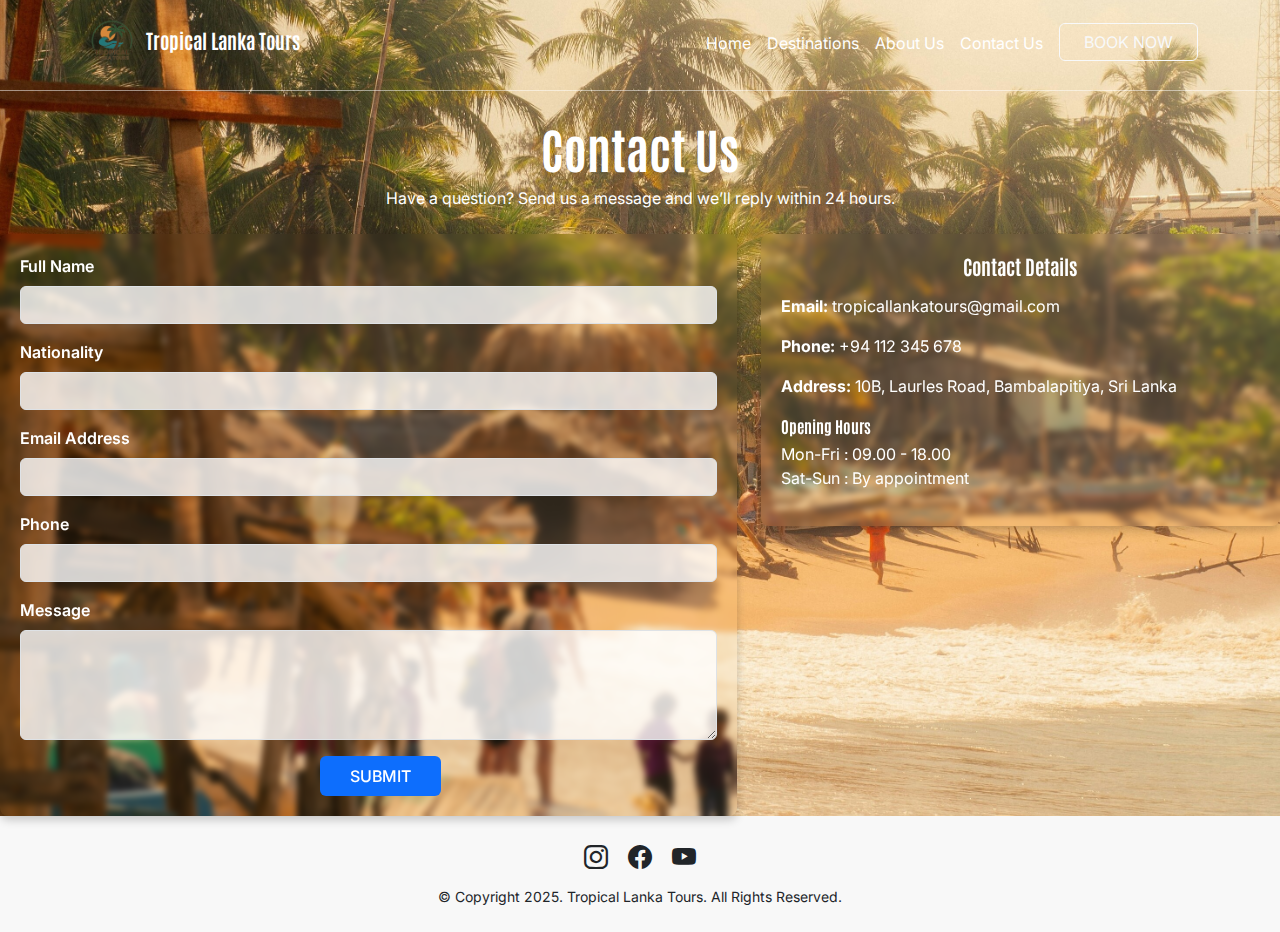
<file: Contact us.html>
<!DOCTYPE html>
<html lang="en">

<head>
    <meta charset="UTF-8">
    <meta name="viewport" content="width=device-width, initial-scale=1.0">
    <title>Tour Packages - Tropical Lanka Tours</title>

    <link href="https://cdn.jsdelivr.net/npm/bootstrap@5.3.0/dist/css/bootstrap.min.css" rel="stylesheet">

    <link
        href="https://fonts.googleapis.com/css2?family=Inter:wght@300;400;500;600&family=Antonio:wght@400;700&display=swap"
        rel="stylesheet">

    <link href="https://cdn.jsdelivr.net/npm/bootstrap-icons@1.11.1/font/bootstrap-icons.css" rel="stylesheet">


    <link rel="stylesheet" href="style.css">

    <style>
        .section-title {
            font-family: 'Antonio', sans-serif;
            font-size: 48px;
            font-weight: 700;
            text-align: center;
            margin-top: 120px;
            color: #000;
        }

        body {
            background-image: url('./Images/djordje-djordjevic-2DsY9_JfEfE-unsplash.jpg');
            background-size: cover;
            background-position: center;
            background-attachment: fixed;
            background-repeat: no-repeat;
        }

        .contact-form-card,
        .contact-details-card {
            background: F8AFA6;
            backdrop-filter: blur(3px);
            box-shadow: 0 4px 10px rgba(0, 0, 0, 0.2);
            border-radius: 8px;
            padding: 20px;
        }

        .contact-details-card h5 {
            font-weight: 700;
        }

        .form-control {
            background: rgba(255, 255, 255, 0.8);
            border-radius: 6px;
        }

        .submit-btn {
            background: #0d6efd;
            color: #fff;
            padding: 8px 30px;
            margin-left: 300px;
            border: none;
            border-radius: 6px;
            font-weight: 500;
        }
    </style>

</head>

<body>

    <nav class="navbar navbar-expand-lg navbar-light bg-transparent position-absolute top-0 w-100">
        <div class="container">
            <a class="navbar-brand text-white fw-bold" href="index.html">
                <img href="index.html" src="./Images/Tropical Lanka Tours Logo.png" width="60" alt="logo">
                Tropical Lanka Tours
            </a>

            <button class="navbar-toggler border-0" type="button" data-bs-toggle="collapse" data-bs-target="#navbarNav">
                <span class="navbar-toggler-icon"></span>
            </button>

            <div class="collapse navbar-collapse justify-content-end" id="navbarNav">
                <ul class="navbar-nav">
                    <li class="nav-item"><a class="nav-link text-white" href="index.html">Home</a></li>
                    <li class="nav-item"><a class="nav-link text-white" href="destination.html">Destinations</a></li>
                    <li class="nav-item"><a class="nav-link text-white" href="About us.html">About Us</a></li>
                    <li class="nav-item"><a class="nav-link text-white" href="Contact us.html">Contact Us</a></li>
                    <li class="nav-item ms-2">
                        <a class="btn btn-outline-light px-4" href="Contact us.html">BOOK NOW</a>
                    </li>
                </ul>
            </div>
            <div class="nav-underline"></div>
        </div>
    </nav>


    <h1 class="section-title text-white">Contact Us</h1>

    <p class="text-center text-white">Have a question? Send us a message and we’ll reply within 24 hours.</p>

    <div class="row mt-4">

        <!-- LEFT: Contact Form -->
        <div class="col-md-7">
            <div class="contact-form-card">

                <div class="mb-3">
                    <label class="form-label fw-semibold text-white">Full Name</label>
                    <input type="text" class="form-control">
                </div>

                <div class="mb-3">
                    <label class="form-label fw-semibold text-white">Nationality</label>
                    <input type="text" class="form-control">
                </div>

                <div class="mb-3">
                    <label class="form-label fw-semibold text-white">Email Address</label>
                    <input type="email" class="form-control">
                </div>

                <div class="mb-3">
                    <label class="form-label fw-semibold text-white">Phone</label>
                    <input type="text" class="form-control">
                </div>

                <div class="mb-3">
                    <label class="form-label fw-semibold text-white">Message</label>
                    <textarea rows="4" class="form-control"></textarea>
                </div>

                <button class="submit-btn" href="i">SUBMIT</button>

            </div>
        </div>

        <!-- RIGHT: Contact Details -->
        <div class="col-md-5 mt-4 mt-md-0">
            <div class="contact-details-card">
                <h5 class="text-center mb-3 text-white">Contact Details</h5>

                <p class="text-white"><strong>Email:</strong> tropicallankatours@gmail.com</p>
                <p class="text-white"><strong>Phone:</strong> +94 112 345 678</p>
                <p class="text-white"><strong>Address:</strong> 10B, Laurles Road, Bambalapitiya, Sri Lanka</p>

                <p class="fw-bold mt-3 mb-1 text-white">Opening Hours</p>
                <p class="text-white">Mon-Fri : 09.00 - 18.00<br>
                    Sat-Sun : By appointment</p>
            </div>
        </div>

    </div>
    </div>

    <script src="https://cdn.jsdelivr.net/npm/bootstrap@5.3.0/dist/js/bootstrap.bundle.min.js"></script>
</body>

</html>

<footer class="py-4 text-center">
    <div class="container">
        <div class="mb-2">
            <i class="bi bi-instagram fs-4 me-3"></i>
            <i class="bi bi-facebook fs-4 me-3"></i>
            <i class="bi bi-youtube fs-4"></i>
        </div>

        <small>© Copyright 2025. Tropical Lanka Tours. All Rights Reserved.</small>
    </div>
</footer>

<script src="https://cdn.jsdelivr.net/npm/bootstrap@5.3.0/dist/js/bootstrap.bundle.min.js"></script>

</body>

</html>
</file>
<file: style.css>
body {
    font-family: 'inter', sans-serif;
}

h1,
h2,
h3,
h4,
h5,
h6,
.fw-bold {
    font-family: 'Antonio', sans-serif;
}

.nav-underline {
    position: absolute;
    bottom: -5px;
    left: 0;
    right: 0;
    height: 1px;
    background: rgba(255, 255, 255, 0.5);
}

.navbar-light .navbar-toggler-icon {
    filter: invert(1)
}

.navbar.toggler {
    border-color: rgba (255, 255, 255, 0.7);
}

.hero-date-time {
    position: absolute;
    top: 130px;
    left: 20px;
    color: white;
    text-align: left;
    font-family: 'Inter', sans-serif;
    font-size: 14px;
    line-height: 1.2;
    opacity: 0.9;
}

.hero {
    height: 100vh;
    background: url('./Images/brian-kyed-8NpelZe-EzM-unsplash.jpg') center/cover no-repeat;
}

@media (max-width: 576px) {
    .hero h1 {
        font-size: 2.3rem;
    }

    .hero p {
        font-size: 1rem;
    }

}

.carousel-item .d-flex {
    flex-wrap: nowrap;
}

@media (max-width: 768px) {
    .carousel-item .d-flex {
        flex-direction: column;
        align-items: center;
        gap: 1.5rem;
    }

    .card {
        width: 90% !important;
    }
}

#galleryCarousal img {
    height: 400px;
    object-fit: cover;
}

@media (max-width: 576px) {
    #galleryCarousal img {
        height: 250px !important;
    }
}

@media (max-width: 576px) {
    .testimonials p {
        padding: 0 10px;
    }
}

.newsletter .d-flex {
    flex-wrap: wrap;
}

@media (max-width: 576px) {
    .newsletter input {
        width: 100% !important;
        margin-bottom: 10px;
    }

    .newsletter button {
        width: 100%;
    }
}

footer {
    background: #f8f8f8;
}
</file>
